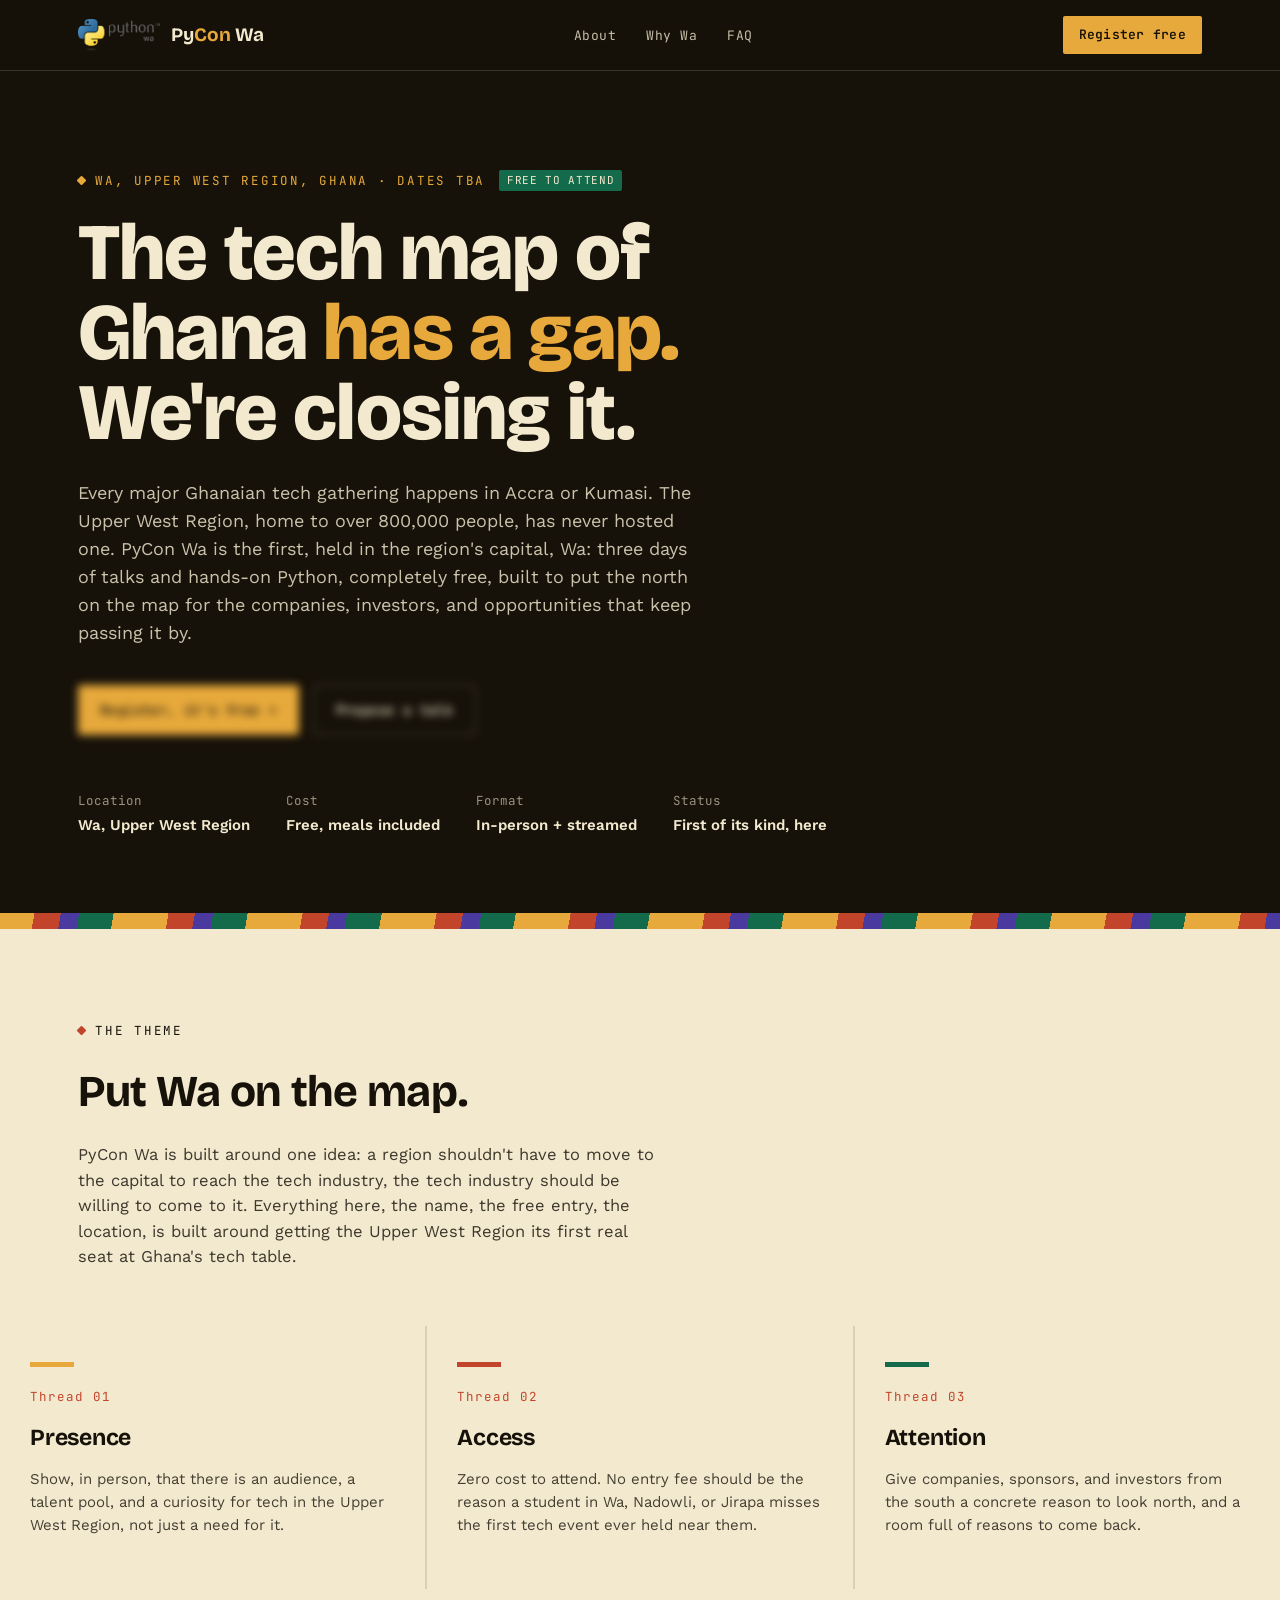
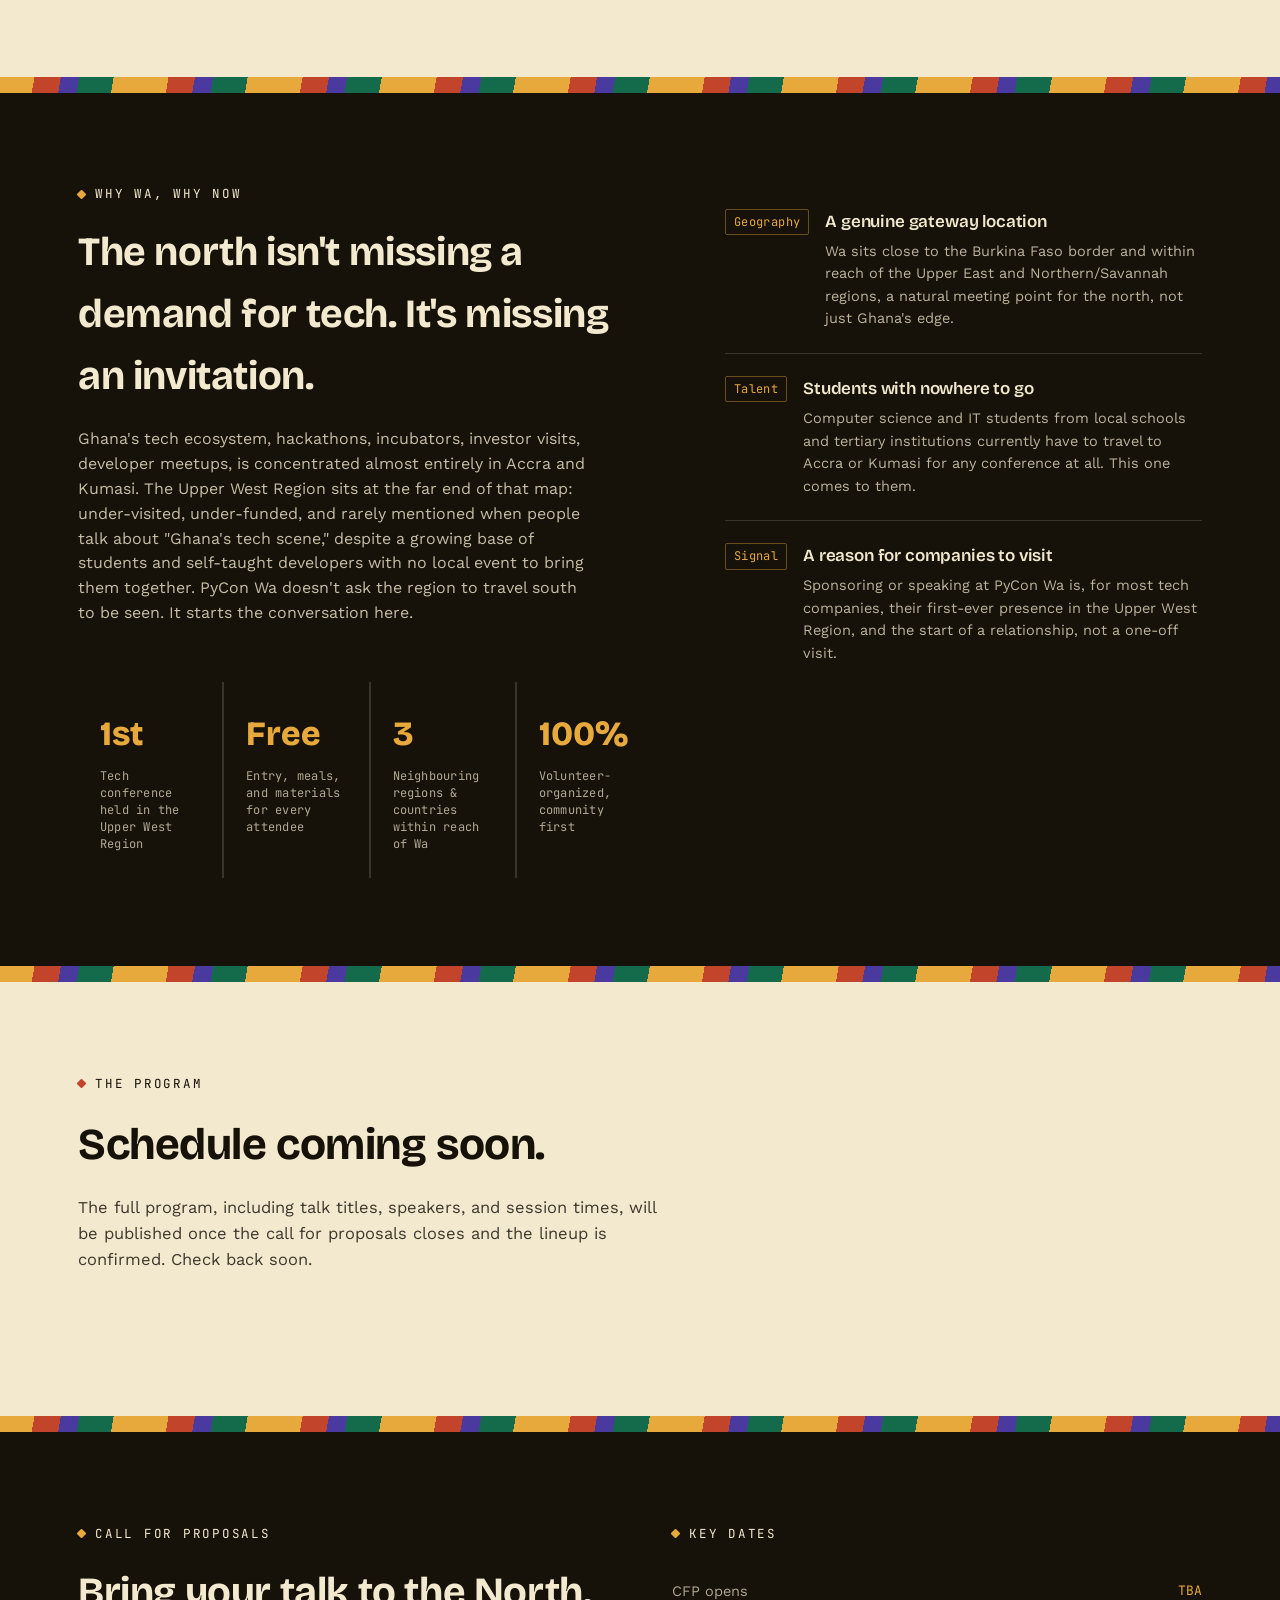
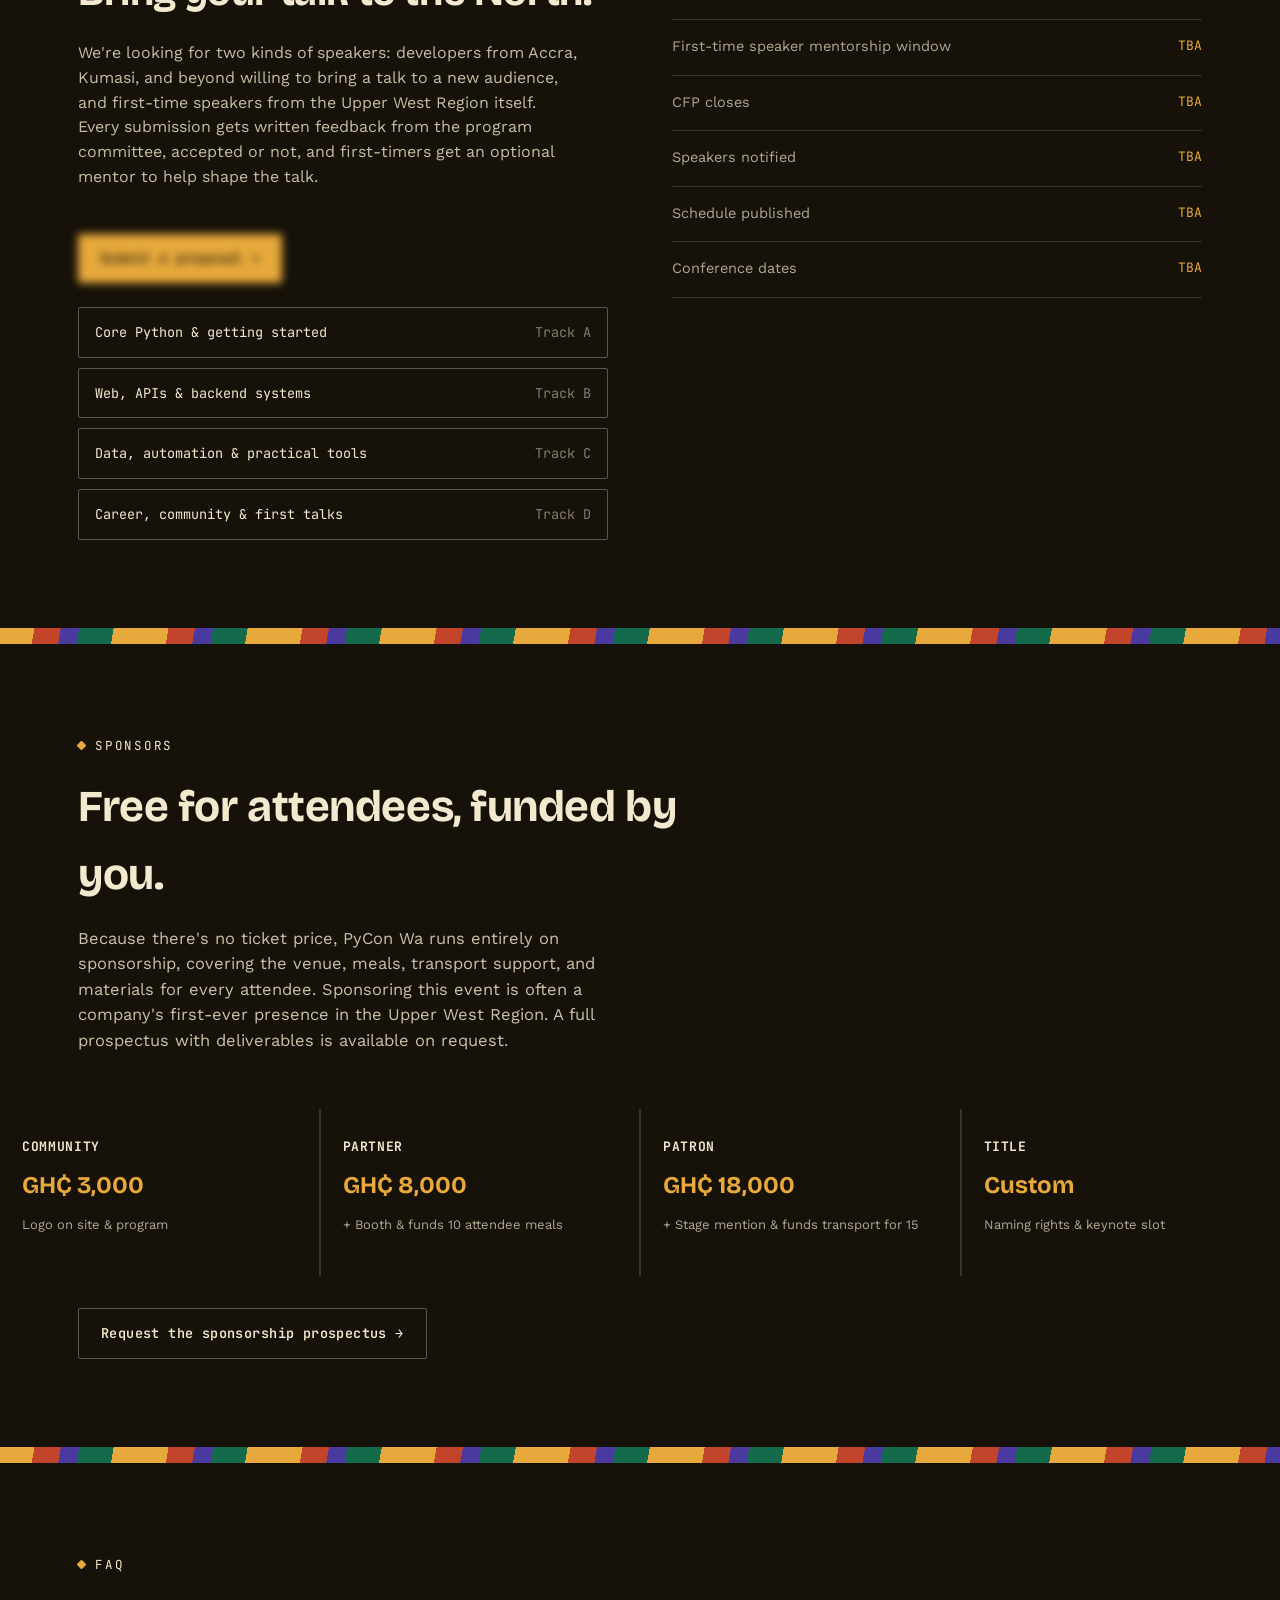
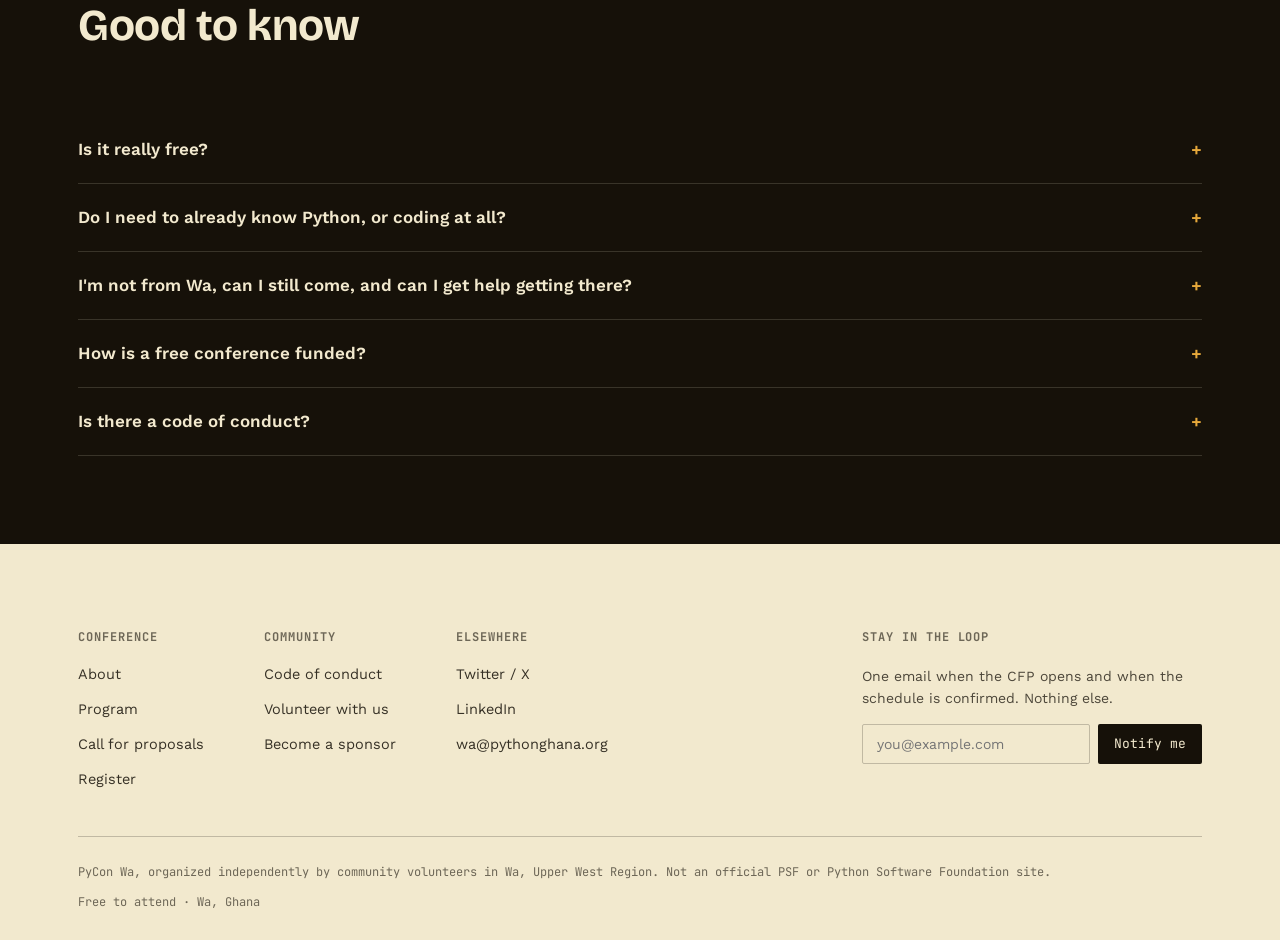
<file: src/index.html>
<!doctype html>
<html lang="en">
    <head>
        <meta charset="UTF-8" />
        <meta name="viewport" content="width=device-width, initial-scale=1.0" />
        <title>PyCon Wa 2027: Wa, Upper West Region, Ghana</title>
        <meta
            name="description"
            content="PyCon Wa, the first tech conference in Ghana's Upper West Region. Free to attend. Held in Wa."
        />
        <link rel="preconnect" href="https://fonts.googleapis.com" />
        <link rel="preconnect" href="https://fonts.gstatic.com" crossorigin />
        <link
            href="https://fonts.googleapis.com/css2?family=Bricolage+Grotesque:opsz,wght@12..96,400;12..96,500;12..96,600;12..96,700;12..96,800&family=Work+Sans:wght@400;500;600;700&family=JetBrains+Mono:wght@400;500;600&display=swap"
            rel="stylesheet"
        />
        <link rel="stylesheet" href="static/css/styles.css" />
    </head>
    <body>
        <header class="site">
            <nav>
                <a href="#" class="brand">
                    <img
                        src="static/images/pythonwa.avif"
                        alt="PyCon Wa logo"
                        class="brand-img"
                    />
                    <span class="brand-word">Py<em>Con</em> Wa</span>
                </a>
                <ul class="nav-links" id="navLinks">
                    <li><a href="#about">About</a></li>
                    <li><a href="#why-wa">Why Wa</a></li>
                    <!--<li><a href="#program">Program</a></li>-->
                    <!--<li><a href="#speak">Speak</a></li>-->
                    <!--<li><a href="#sponsors">Sponsors</a></li>-->
                    <li><a href="#faq">FAQ</a></li>
                </ul>
                <a href="#register" class="nav-cta">Register free</a>
                <button
                    class="nav-toggle"
                    id="navToggle"
                    aria-label="Toggle menu"
                    aria-expanded="false"
                >
                    <svg
                        viewBox="0 0 24 24"
                        fill="none"
                        stroke="currentColor"
                        stroke-width="2"
                    >
                        <path d="M4 7h16M4 12h16M4 17h16" />
                    </svg>
                </button>
            </nav>
        </header>

        <section class="hero dark">
            <div class="wrap">
                <div class="hero-kicker eyebrow">
                    Wa, Upper West Region, Ghana · Dates TBA
                    <span class="free-badge">Free to attend</span>
                </div>
                <h1>
                    The tech map of Ghana <span class="accent">has a gap.</span
                    ><br />We're closing it.
                </h1>
                <p class="hero-sub">
                    Every major Ghanaian tech gathering happens in Accra or
                    Kumasi. The Upper West Region, home to over 800,000 people,
                    has never hosted one. PyCon Wa is the first, held in the
                    region's capital, Wa: three days of talks and hands-on
                    Python, completely free, built to put the north on the map
                    for the companies, investors, and opportunities that keep
                    passing it by.
                </p>
                <div class="hero-actions">
                    <a href="#register" class="btn btn-primary" style="filter:blur(4px); pointer-events:none;"
                        >Register, it's free →</a
                    >
                    <a href="#speak" class="btn btn-ghost" style="filter:blur(4px); pointer-events:none;">Propose a talk</a>
                </div>
                <div class="hero-meta">
                    <div>Location <strong>Wa, Upper West Region</strong></div>
                    <div>Cost <strong>Free, meals included</strong></div>
                    <div>Format <strong>In-person + streamed</strong></div>
                    <div>Status <strong>First of its kind, here</strong></div>
                </div>
            </div>
        </section>

        <div class="weave"></div>

        <section class="light" id="about">
            <div class="wrap">
                <div class="section-head reveal">
                    <div class="eyebrow">The theme</div>
                    <h2>Put Wa on the map.</h2>
                    <p>
                        PyCon Wa is built around one idea: a region shouldn't
                        have to move to the capital to reach the tech industry,
                        the tech industry should be willing to come to it.
                        Everything here, the name, the free entry, the location,
                        is built around getting the Upper West Region its first
                        real seat at Ghana's tech table.
                    </p>
                </div>
                <!--<div class="name-note reveal">
      <span class="mark">About the name</span>
      <p><strong>On a lighter note, "Wa" is doing double duty.</strong> It's the standard shorthand for West Africa, but it's also, simply, the name of the city we're holding this in: <strong>Wa</strong>, capital of the Upper West Region. We didn't choose the acronym to fit the city. We chose the city because the acronym already fit.</p>
    </div>-->
            </div>
            <div class="threads" style="margin-top: 56px">
                <div class="thread reveal">
                    <div class="thread-bar"></div>
                    <div class="thread-num">Thread 01</div>
                    <h3>Presence</h3>
                    <p>
                        Show, in person, that there is an audience, a talent
                        pool, and a curiosity for tech in the Upper West Region,
                        not just a need for it.
                    </p>
                </div>
                <div class="thread reveal">
                    <div class="thread-bar"></div>
                    <div class="thread-num">Thread 02</div>
                    <h3>Access</h3>
                    <p>
                        Zero cost to attend. No entry fee should be the reason a
                        student in Wa, Nadowli, or Jirapa misses the first tech
                        event ever held near them.
                    </p>
                </div>
                <div class="thread reveal">
                    <div class="thread-bar"></div>
                    <div class="thread-num">Thread 03</div>
                    <h3>Attention</h3>
                    <p>
                        Give companies, sponsors, and investors from the south a
                        concrete reason to look north, and a room full of
                        reasons to come back.
                    </p>
                </div>
            </div>
        </section>

        <div class="weave"></div>

        <section class="dark" id="why-wa">
            <div class="wrap">
                <div class="why-grid">
                    <div class="reveal">
                        <div class="eyebrow">Why Wa, why now</div>
                        <h2
                            style="
                                font-size: clamp(28px, 3.6vw, 40px);
                                font-weight: 700;
                                margin-top: 16px;
                            "
                        >
                            The north isn't missing a demand for tech. It's
                            missing an invitation.
                        </h2>
                        <p
                            style="
                                margin-top: 20px;
                                opacity: 0.8;
                                max-width: 52ch;
                            "
                        >
                            Ghana's tech ecosystem, hackathons, incubators,
                            investor visits, developer meetups, is concentrated
                            almost entirely in Accra and Kumasi. The Upper West
                            Region sits at the far end of that map:
                            under-visited, under-funded, and rarely mentioned
                            when people talk about "Ghana's tech scene," despite
                            a growing base of students and self-taught
                            developers with no local event to bring them
                            together. PyCon Wa doesn't ask the region to travel
                            south to be seen. It starts the conversation here.
                        </p>
                        <div class="stat-row">
                            <div class="stat">
                                <div class="num">1st</div>
                                <div class="lbl">
                                    Tech conference held in the Upper West
                                    Region
                                </div>
                            </div>
                            <div class="stat">
                                <div class="num">Free</div>
                                <div class="lbl">
                                    Entry, meals, and materials for every
                                    attendee
                                </div>
                            </div>
                            <div class="stat">
                                <div class="num">3</div>
                                <div class="lbl">
                                    Neighbouring regions &amp; countries within
                                    reach of Wa
                                </div>
                            </div>
                            <div class="stat">
                                <div class="num">100%</div>
                                <div class="lbl">
                                    Volunteer-organized, community first
                                </div>
                            </div>
                        </div>
                    </div>
                    <ul class="why-list reveal">
                        <li>
                            <span class="why-tag">Geography</span>
                            <div>
                                <h4>A genuine gateway location</h4>
                                <p>
                                    Wa sits close to the Burkina Faso border and
                                    within reach of the Upper East and
                                    Northern/Savannah regions, a natural meeting
                                    point for the north, not just Ghana's edge.
                                </p>
                            </div>
                        </li>
                        <li>
                            <span class="why-tag">Talent</span>
                            <div>
                                <h4>Students with nowhere to go</h4>
                                <p>
                                    Computer science and IT students from local
                                    schools and tertiary institutions currently
                                    have to travel to Accra or Kumasi for any
                                    conference at all. This one comes to them.
                                </p>
                            </div>
                        </li>
                        <li>
                            <span class="why-tag">Signal</span>
                            <div>
                                <h4>A reason for companies to visit</h4>
                                <p>
                                    Sponsoring or speaking at PyCon Wa is, for
                                    most tech companies, their first-ever
                                    presence in the Upper West Region, and the
                                    start of a relationship, not a one-off
                                    visit.
                                </p>
                            </div>
                        </li>
                    </ul>
                </div>
            </div>
        </section>

        <div id="schedule-include"></div>

        <div id="speakers-include"></div>

        <div class="weave" style="display: none"></div>

        <section class="light" id="register" style="display: none">
            <div class="wrap">
                <div class="register-grid">
                    <div class="register-side reveal">
                        <div class="eyebrow">Registration</div>
                        <h2
                            style="
                                font-size: clamp(28px, 3.6vw, 40px);
                                font-weight: 700;
                                margin-top: 16px;
                            "
                        >
                            Free. On purpose.
                        </h2>
                        <p
                            style="
                                margin-top: 18px;
                                opacity: 0.82;
                                font-size: 16px;
                            "
                        >
                            This is the first tech conference the Upper West
                            Region has ever hosted, and for a lot of attendees
                            it'll be their first conference of any kind. A price
                            tag, even a small one, is exactly the kind of
                            barrier that keeps events like this from reaching
                            the people who'd benefit most. So there isn't one.
                        </p>
                        <div class="free-line">
                            ✕ &nbsp; No entry fee, no hidden cost
                        </div>
                        <ul>
                            <li>
                                Full access to both days, all talks and
                                workshops
                            </li>
                            <li>Lunch and refreshments included</li>
                            <li>
                                Limited transport support for attendees from
                                outside Wa
                            </li>
                            <li>
                                Priority given to students and first-time
                                conference-goers
                            </li>
                        </ul>
                    </div>

                    <div class="form-card reveal">
                        <h3>Reserve your seat</h3>
                        <p class="sub">
                            Registration is free; this just helps us plan seats,
                            meals, and transport support accurately.
                        </p>
                        <form
                            id="regForm"
                            action="https://formspree.io/f/xbgrzzzg"
                            method="POST"
                        >
                            <div class="form-row">
                                <div class="field">
                                    <label for="fullName">Full name</label>
                                    <input
                                        type="text"
                                        id="fullName"
                                        name="fullName"
                                        required
                                    />
                                </div>
                                <div class="field">
                                    <label for="email">Email address</label>
                                    <input
                                        type="email"
                                        id="email"
                                        name="email"
                                        required
                                    />
                                </div>
                            </div>
                            <div class="form-row">
                                <div class="field">
                                    <label for="phone">Phone number</label>
                                    <input
                                        type="tel"
                                        id="phone"
                                        name="phone"
                                        placeholder="Optional"
                                    />
                                </div>
                                <div class="field">
                                    <label for="travelFrom"
                                        >Travelling from</label
                                    >
                                    <input
                                        type="text"
                                        id="travelFrom"
                                        name="travelFrom"
                                        placeholder="e.g. Wa, Jirapa, Tamale, Accra"
                                    />
                                </div>
                            </div>
                            <div class="form-row">
                                <div class="field">
                                    <label for="role">I am a</label>
                                    <select id="role" name="role" required>
                                        <option value="">Select one</option>
                                        <option>Student</option>
                                        <option>Developer / engineer</option>
                                        <option>Educator</option>
                                        <option>
                                            Entrepreneur / business owner
                                        </option>
                                        <option>Career changer</option>
                                        <option>Other</option>
                                    </select>
                                </div>
                                <div class="field">
                                    <label for="experience"
                                        >Python experience</label
                                    >
                                    <select id="experience" name="experience">
                                        <option value="">Select one</option>
                                        <option>Complete beginner</option>
                                        <option>Some experience</option>
                                        <option>
                                            Comfortable / professional
                                        </option>
                                    </select>
                                </div>
                            </div>
                            <div class="form-row single">
                                <div class="field">
                                    <label for="notes"
                                        >Anything we should know?</label
                                    >
                                    <textarea
                                        id="notes"
                                        name="notes"
                                        placeholder="Dietary needs, accessibility needs, or questions"
                                    ></textarea>
                                </div>
                            </div>
                            <div class="checkbox-field">
                                <input
                                    type="checkbox"
                                    id="transportHelp"
                                    name="transportHelp"
                                />
                                <label for="transportHelp"
                                    >I'd like to be considered for transport
                                    support to reach Wa.</label
                                >
                            </div>
                            <button
                                type="submit"
                                class="btn btn-primary form-submit"
                            >
                                Register, free →
                            </button>
                            <p class="form-note">
                                You'll get a confirmation email once your spot
                                is reserved.
                            </p>
                            <div id="formStatus"></div>
                        </form>
                    </div>
                </div>
            </div>
        </section>

        <div id="sponsors-include"></div>

        <!--<div class="weave"></div>-->

        <!--<section class="light" id="venue">
            <div class="wrap">
                <div class="section-head reveal">
                    <div class="eyebrow">Venue & getting to Wa</div>
                    <h2>All roads, and one runway, lead here.</h2>
                </div>
            </div>
            <div class="venue-grid">
                <div class="venue-card reveal">
                    <h3>Venue</h3>
                    <p>
                        A central venue in Wa, confirmed closer to the event and
                        chosen for easy access from the main bus terminal and
                        nearby schools. Full address and a map go here once
                        booked.
                    </p>
                </div>
                <div class="venue-card reveal">
                    <h3>Getting here</h3>
                    <p>
                        Wa is reachable by long-distance bus from Accra, Kumasi,
                        and Tamale, and by domestic flight when scheduled. Exact
                        routes and timetables will be posted here closer to the
                        date.
                    </p>
                </div>
                <div class="venue-card reveal">
                    <h3>Transport support</h3>
                    <p>
                        A limited fund covers transport for attendees traveling
                        from districts across the Upper West Region and
                        neighbouring areas, flag this when you register.
                    </p>
                </div>
                <div class="venue-card reveal">
                    <h3>Accessibility</h3>
                    <p>
                        Step-free access and a quiet room on-site. Tell us what
                        you need in your registration and we'll plan around it.
                    </p>
                </div>
            </div>
        </section>-->

        <div class="weave"></div>

        <section class="dark" id="faq">
            <div class="wrap">
                <div class="section-head reveal">
                    <div class="eyebrow">FAQ</div>
                    <h2>Good to know</h2>
                </div>
                <div id="faqList">
                    <div class="faq-item reveal">
                        <button class="faq-q">
                            Is it really free? <span class="plus">+</span>
                        </button>
                        <div class="faq-a">
                            <p>
                                Yes, entry, meals, and materials are free for
                                every attendee. This is the first tech event of
                                its kind in the Upper West Region, and a cost
                                barrier is exactly what we're trying to remove.
                                The event runs entirely on sponsorship.
                            </p>
                        </div>
                    </div>
                    <div class="faq-item reveal">
                        <button class="faq-q">
                            Do I need to already know Python, or coding at all?
                            <span class="plus">+</span>
                        </button>
                        <div class="faq-a">
                            <p>
                                No. The beginner track assumes no prior
                                programming experience, and laptops will be
                                available on-site for attendees who don't have
                                one, just let us know when you register.
                            </p>
                        </div>
                    </div>
                    <div class="faq-item reveal">
                        <button class="faq-q">
                            I'm not from Wa, can I still come, and can I get
                            help getting there? <span class="plus">+</span>
                        </button>
                        <div class="faq-a">
                            <p>
                                Absolutely, attendees from anywhere are welcome,
                                and priority for transport support goes to those
                                travelling from districts across the Upper West
                                Region and nearby areas. Flag it on the
                                registration form.
                            </p>
                        </div>
                    </div>
                    <div class="faq-item reveal">
                        <button class="faq-q">
                            How is a free conference funded?
                            <span class="plus">+</span>
                        </button>
                        <div class="faq-a">
                            <p>
                                Entirely through sponsorship. Companies and
                                organizations fund the venue, meals, and
                                transport support; see the Sponsors section
                                above for how to get involved.
                            </p>
                        </div>
                    </div>
                    <div class="faq-item reveal">
                        <button class="faq-q">
                            Is there a code of conduct?
                            <span class="plus">+</span>
                        </button>
                        <div class="faq-a">
                            <p>
                                Yes, every attendee, speaker, sponsor, and
                                organizer agrees to it. It's linked in the
                                footer and enforced by a named response team at
                                the event.
                            </p>
                        </div>
                    </div>
                </div>
            </div>
        </section>

        <footer>
            <div class="wrap">
                <div class="footer-top">
                    <div class="footer-cols">
                        <div class="footer-col">
                            <h5>Conference</h5>
                            <ul>
                                <li><a href="#about">About</a></li>
                                <li><a href="#program">Program</a></li>
                                <li><a href="#speak">Call for proposals</a></li>
                                <li><a href="#register">Register</a></li>
                            </ul>
                        </div>
                        <div class="footer-col">
                            <h5>Community</h5>
                            <ul>
                                <li><a href="#">Code of conduct</a></li>
                                <li><a href="#">Volunteer with us</a></li>
                                <li>
                                    <a href="#sponsors">Become a sponsor</a>
                                </li>
                            </ul>
                        </div>
                        <div class="footer-col">
                            <h5>Elsewhere</h5>
                            <ul>
                                <li><a href="#">Twitter / X</a></li>
                                <li>
                                    <a
                                        href="https://www.linkedin.com/company/python-wa/"
                                        target="_blank"
                                        rel="noopener"
                                        >LinkedIn</a
                                    >
                                </li>
                                <li>
                                    <a href="wa@pythonghana.org"
                                        >wa@pythonghana.org</a
                                    >
                                </li>
                            </ul>
                        </div>
                    </div>
                    <div class="newsletter">
                        <h5
                            style="
                                font-family: var(--mono);
                                font-size: 12px;
                                letter-spacing: 0.08em;
                                text-transform: uppercase;
                                opacity: 0.6;
                            "
                        >
                            Stay in the loop
                        </h5>
                        <p
                            style="
                                font-size: 14px;
                                opacity: 0.75;
                                margin-top: 8px;
                            "
                        >
                            One email when the CFP opens and when the schedule
                            is confirmed. Nothing else.
                        </p>
                        <form
                            id="newsletterForm"
                            action="https://formspree.io/f/moeakpvr"
                            method="post"
                        >
                            <input
                                type="email"
                                placeholder="you@example.com"
                                required
                            />
                            <button type="submit">Notify me</button>
                        </form>
                    </div>
                </div>
                <div class="footer-bottom">
                    <span
                        >PyCon Wa, organized independently by community
                        volunteers in Wa, Upper West Region. Not an official PSF
                        or Python Software Foundation site.</span
                    >
                    <span>Free to attend · Wa, Ghana</span>
                </div>
            </div>
        </footer>

        <script src="static/js/main.js" defer></script>
    </body>
</html>
</file>
<file: src/static/css/styles.css>
:root{
  --ink:#161109;
  --ink-soft:#231a10;
  --paper:#F2E9CE;
  --paper-line: rgba(22,17,9,0.12);
  --paper-line-strong: rgba(22,17,9,0.22);
  --cream-line: rgba(242,233,206,0.16);
  --cream-line-strong: rgba(242,233,206,0.32);
  --gold:#E7A93B;
  --rust:#C2452B;
  --teal:#146B4B;
  --indigo:#4A3AA0;
  --max: 1180px;
  --display: 'Bricolage Grotesque', system-ui, sans-serif;
  --body: 'Work Sans', system-ui, sans-serif;
  --mono: 'JetBrains Mono', ui-monospace, monospace;
}

*{box-sizing:border-box;}
html{scroll-behavior:smooth;}
body{
  margin:0;
  background:var(--ink);
  color:var(--paper);
  font-family:var(--body);
  font-size:16px;
  line-height:1.55;
  -webkit-font-smoothing:antialiased;
}
@media (prefers-reduced-motion: reduce){
  html{scroll-behavior:auto;}
  *{animation-duration:0.001ms !important; transition-duration:0.001ms !important;}
}

img,svg{display:block; max-width:100%;}
a{color:inherit;}
.wrap{max-width:var(--max); margin:0 auto; padding:0 28px;}

h1,h2,h3,h4{font-family:var(--display); margin:0; letter-spacing:-0.01em;}
.eyebrow{
  font-family:var(--mono);
  font-size:12.5px;
  letter-spacing:0.14em;
  text-transform:uppercase;
  display:inline-flex;
  align-items:center;
  gap:10px;
}
.eyebrow::before{
  content:"";
  width:7px; height:7px;
  background:var(--gold);
  border-radius:1px;
  transform:rotate(45deg);
  flex:none;
}

/* ---------- weave stripe divider ---------- */
.weave{
  height:16px;
  width:100%;
  background:repeating-linear-gradient(
    100deg,
    var(--gold) 0 34px,
    var(--rust) 34px 60px,
    var(--indigo) 60px 78px,
    var(--teal) 78px 112px,
    var(--gold) 112px 132px
  );
  background-size:220% 100%;
}

/* ---------- nav ---------- */
header.site{
  position:sticky; top:0; z-index:50;
  background:rgba(22,17,9,0.92);
  backdrop-filter: blur(8px);
  border-bottom:1px solid var(--cream-line);
}
nav{
  max-width:var(--max); margin:0 auto; padding:16px 28px;
  display:flex; align-items:center; justify-content:space-between;
}
.brand{display:flex; align-items:center; gap:11px; text-decoration:none;}
.brand-img{height:32px; width:auto; border-radius:2px;}
.brand-word{font-family:var(--display); font-weight:700; font-size:19px; color:var(--paper);}
.brand-word em{font-style:normal; color:var(--gold);}

.nav-links{display:flex; gap:30px; list-style:none; margin:0; padding:0;}
.nav-links a{
  font-family:var(--mono); font-size:13px; text-decoration:none;
  letter-spacing:0.04em; color:var(--paper); opacity:0.8;
  padding-bottom:3px; border-bottom:1px solid transparent;
  transition:opacity 0.15s, border-color 0.15s;
}
.nav-links a:hover{opacity:1; border-color:var(--gold);}
.nav-cta{
  font-family:var(--mono); font-size:13px; text-decoration:none;
  background:var(--gold); color:var(--ink); padding:9px 16px;
  border-radius:2px; font-weight:600; letter-spacing:0.02em;
  transition:transform 0.15s, background 0.15s;
  white-space:nowrap;
}
.nav-cta:hover{background:#f0bb5c;}
.nav-toggle{display:none; background:none; border:0; color:var(--paper); cursor:pointer; padding:6px;}
.nav-toggle svg{width:24px; height:24px;}

@media (max-width: 900px){
  .nav-links{
    position:fixed; top:65px; left:0; right:0; bottom:0;
    background:var(--ink); flex-direction:column; gap:0;
    padding:10px 28px 28px; transform:translateY(-8px); opacity:0; pointer-events:none;
    transition:opacity 0.2s, transform 0.2s;
  }
  .nav-links.open{opacity:1; transform:translateY(0); pointer-events:auto;}
  .nav-links a{padding:16px 0; border-bottom:1px solid var(--cream-line); width:100%;}
  .nav-cta{display:none;}
  .nav-toggle{display:block;}
}

/* ---------- hero ---------- */
.hero{
  padding:96px 0 76px;
  position:relative;
  overflow:hidden;
}
.hero .wrap{position:relative; z-index:2;}
.hero-kicker{color:var(--gold); margin-bottom:22px; flex-wrap:wrap;}
.free-badge{
  font-family:var(--mono); font-size:11px; letter-spacing:0.06em;
  background:var(--teal); color:var(--paper); padding:2px 8px; border-radius:2px;
  margin-left:4px;
}
.hero h1{
  font-size:clamp(40px, 6.6vw, 80px);
  font-weight:800;
  line-height:1.0;
  max-width:15ch;
}
.hero h1 .accent{color:var(--gold);}
.hero-sub{
  max-width:56ch; font-size:18px; color:rgba(242,233,206,0.82);
  margin-top:26px;
}
.hero-actions{display:flex; gap:14px; margin-top:38px; flex-wrap:wrap;}
.btn{
  font-family:var(--mono); font-size:13.5px; letter-spacing:0.03em;
  padding:14px 22px; border-radius:2px; text-decoration:none;
  display:inline-flex; align-items:center; gap:8px; font-weight:600;
  transition:transform 0.15s, box-shadow 0.15s; border:none; cursor:pointer;
}
.btn:hover{transform:translateY(-2px);}
.btn-primary{background:var(--gold); color:var(--ink);}
.btn-primary:hover{box-shadow:0 6px 0 0 rgba(231,169,59,0.28);}
.btn-ghost{background:transparent; color:var(--paper); border:1px solid var(--cream-line-strong);}
.btn-ghost:hover{border-color:var(--gold); box-shadow:0 6px 0 0 rgba(242,233,206,0.06);}

.hero-meta{
  margin-top:56px; display:flex; gap:36px; flex-wrap:wrap;
  font-family:var(--mono); font-size:12.5px; color:rgba(242,233,206,0.6);
}
.hero-meta strong{display:block; color:var(--paper); font-size:15px; font-family:var(--body); font-weight:600; margin-top:3px;}

/* ---------- section shells ---------- */
section{padding:88px 0;}
section.dark{background:var(--ink);}
section.light{background:var(--paper); color:var(--ink);}
.light .eyebrow::before{background:var(--rust);}
.light a{color:var(--ink);}

.section-head{max-width:660px; margin-bottom:56px;}
.section-head h2{font-size:clamp(30px,4vw,44px); font-weight:700; margin-top:16px;}
.section-head p{margin-top:16px; font-size:16.5px; opacity:0.82; max-width:58ch;}

/* ---------- name-note callout ---------- */
.name-note{
  display:flex; gap:16px; align-items:flex-start; margin-top:36px;
  padding:22px 24px; border:1px solid var(--cream-line-strong); border-radius:3px; max-width:640px;
}
.light .name-note{border-color:var(--paper-line-strong);}
.name-note .mark{font-family:var(--mono); font-size:12px; color:var(--gold); border:1px solid var(--gold); padding:3px 7px; border-radius:2px; flex:none;}
.name-note p{margin:0; font-size:14.5px; opacity:0.85;}

/* ---------- about / threads ---------- */
.threads{display:grid; grid-template-columns:repeat(3,1fr); gap:2px; background:var(--paper-line);}
.thread{background:var(--paper); padding:36px 30px;}
.thread-num{font-family:var(--mono); font-size:12.5px; color:var(--rust); letter-spacing:0.08em;}
.thread h3{font-size:23px; margin-top:14px; font-weight:700;}
.thread p{margin-top:12px; font-size:15px; opacity:0.78;}
.thread-bar{height:5px; width:44px; margin-bottom:20px;}
.thread:nth-child(1) .thread-bar{background:var(--gold);}
.thread:nth-child(2) .thread-bar{background:var(--rust);}
.thread:nth-child(3) .thread-bar{background:var(--teal);}

@media (max-width:760px){ .threads{grid-template-columns:1fr;} }

/* ---------- stat row ---------- */
.stat-row{display:grid; grid-template-columns:repeat(4,1fr); gap:2px; background:var(--cream-line); margin-top:56px;}
.stat{background:var(--ink); padding:26px 22px;}
.stat .num{font-family:var(--display); font-size:34px; font-weight:800; color:var(--gold);}
.stat .lbl{font-family:var(--mono); font-size:12px; opacity:0.7; margin-top:8px; letter-spacing:0.02em; line-height:1.4;}
@media (max-width:860px){ .stat-row{grid-template-columns:repeat(2,1fr);} }

/* ---------- why grid ---------- */
.why-grid{display:grid; grid-template-columns:1.1fr 0.9fr; gap:64px; align-items:start;}
.why-list{list-style:none; margin:28px 0 0; padding:0; display:flex; flex-direction:column; gap:22px;}
.why-list li{
  display:flex; gap:16px; padding-bottom:22px;
  border-bottom:1px solid var(--cream-line);
}
.why-list li:last-child{border-bottom:0;}
.why-tag{
  font-family:var(--mono); font-size:12px; color:var(--gold);
  border:1px solid rgba(231,169,59,0.4); border-radius:2px;
  padding:3px 8px; height:fit-content; white-space:nowrap; letter-spacing:0.03em;
}
.why-list h4{font-size:17px; font-weight:600;}
.why-list p{margin:6px 0 0; font-size:14.5px; opacity:0.75;}
@media (max-width:860px){ .why-grid{grid-template-columns:1fr;} }

/* ---------- program ---------- */
.tabs{display:flex; gap:0; border-bottom:1px solid var(--paper-line-strong); margin-bottom:2px;}
.tab{
  font-family:var(--mono); font-size:13.5px; padding:14px 22px;
  background:none; border:0; border-bottom:2px solid transparent;
  cursor:pointer; color:var(--ink); opacity:0.55; letter-spacing:0.03em;
}
.tab.active{opacity:1; border-color:var(--rust); font-weight:600;}
.day{display:none;}
.day.active{display:block;}
.slot{
  display:grid; grid-template-columns:120px 1fr 160px;
  gap:18px; padding:20px 0; border-bottom:1px solid var(--paper-line);
  align-items:baseline;
}
.slot-time{font-family:var(--mono); font-size:13px; opacity:0.6;}
.slot-title{font-weight:600; font-size:16px;}
.slot-desc{font-size:14px; opacity:0.7; margin-top:4px; font-weight:400;}
.slot-track{
  font-family:var(--mono); font-size:11.5px; text-align:right;
  letter-spacing:0.05em; opacity:0.65; text-transform:uppercase;
}
@media (max-width:700px){
  .slot{grid-template-columns:1fr; gap:6px;}
  .slot-track{text-align:left;}
}

/* ---------- CFP ---------- */
.cfp-grid{display:grid; grid-template-columns:1fr 1fr; gap:64px;}
.track-list{list-style:none; margin:24px 0 0; padding:0; display:grid; gap:10px;}
.track-list li{
  font-family:var(--mono); font-size:13.5px; padding:14px 16px;
  border:1px solid var(--cream-line-strong); border-radius:2px;
  display:flex; justify-content:space-between; align-items:center;
}
.dates{list-style:none; margin:0; padding:0;}
.dates li{
  display:flex; justify-content:space-between; padding:16px 0;
  border-bottom:1px solid var(--cream-line); font-size:14.5px;
}
.dates li span:first-child{opacity:0.7;}
.dates li span:last-child{font-family:var(--mono); color:var(--gold); font-size:13px;}
@media (max-width:860px){ .cfp-grid{grid-template-columns:1fr;} }

/* ---------- register ---------- */
.register-grid{display:grid; grid-template-columns:0.85fr 1.15fr; gap:56px; align-items:start;}
.register-side .free-line{
  display:inline-flex; align-items:center; gap:10px; font-family:var(--mono);
  font-size:13px; background:var(--ink); color:var(--paper); padding:10px 16px; border-radius:2px; margin-top:22px;
}
.register-side ul{list-style:none; margin:28px 0 0; padding:0; display:flex; flex-direction:column; gap:14px;}
.register-side ul li{display:flex; gap:12px; font-size:14.5px; opacity:0.85;}
.register-side ul li::before{content:"—"; opacity:0.4; flex:none;}

.form-card{
  background:var(--ink); color:var(--paper); border-radius:4px; padding:38px 34px;
}
.form-card h3{font-size:20px; font-weight:700;}
.form-card .sub{font-size:13.5px; opacity:0.65; margin-top:8px;}
.form-row{display:grid; grid-template-columns:1fr 1fr; gap:16px; margin-top:22px;}
.form-row.single{grid-template-columns:1fr;}
.field{display:flex; flex-direction:column; gap:7px;}
.field label{font-family:var(--mono); font-size:11.5px; letter-spacing:0.04em; text-transform:uppercase; opacity:0.65;}
.field input, .field select, .field textarea{
  background:var(--ink-soft); border:1px solid var(--cream-line-strong); color:var(--paper);
  padding:12px 14px; border-radius:2px; font-family:var(--body); font-size:14.5px;
}
.field input:focus, .field select:focus, .field textarea:focus{
  outline:none; border-color:var(--gold);
}
.field textarea{resize:vertical; min-height:70px;}
.checkbox-field{display:flex; align-items:flex-start; gap:10px; margin-top:22px;}
.checkbox-field input{margin-top:3px;}
.checkbox-field label{font-size:13.5px; opacity:0.85; line-height:1.5;}
.form-submit{margin-top:28px; width:100%; justify-content:center;}
.form-note{font-family:var(--mono); font-size:11.5px; opacity:0.5; margin-top:16px; text-align:center;}
#formStatus{margin-top:18px; font-size:14px; font-family:var(--mono); display:none;}
#formStatus.show{display:block;}
@media (max-width:900px){
  .register-grid{grid-template-columns:1fr;}
  .form-row{grid-template-columns:1fr;}
}

/* ---------- sponsors ---------- */
.sponsor-tiers{display:grid; grid-template-columns:repeat(4,1fr); gap:2px; background:var(--cream-line);}
.sponsor-tier{background:var(--ink); padding:28px 22px;}
.sponsor-tier h4{font-family:var(--mono); font-size:13px; letter-spacing:0.05em; text-transform:uppercase;}
.sponsor-tier .amt{font-family:var(--display); font-size:24px; font-weight:700; margin-top:10px; color:var(--gold);}
.sponsor-tier p{font-size:13px; opacity:0.7; margin-top:10px;}
@media (max-width:860px){ .sponsor-tiers{grid-template-columns:repeat(2,1fr);} }
@media (max-width:520px){ .sponsor-tiers{grid-template-columns:1fr;} }

/* ---------- venue ---------- */
.venue-grid{display:grid; grid-template-columns:1fr 1fr; gap:2px; background:var(--paper-line);}
.venue-card{background:var(--paper); padding:32px 30px;}
.venue-card h3{font-size:19px; font-weight:700;}
.venue-card p{margin-top:10px; font-size:14.5px; opacity:0.78;}
@media (max-width:760px){ .venue-grid{grid-template-columns:1fr;} }

/* ---------- faq ---------- */
.faq-item{border-bottom:1px solid var(--cream-line);}
.faq-q{
  width:100%; text-align:left; background:none; border:0; color:var(--paper);
  padding:22px 0; font-family:var(--body); font-size:17px; font-weight:600;
  display:flex; justify-content:space-between; align-items:center; cursor:pointer; gap:20px;
}
.faq-q .plus{font-family:var(--mono); font-size:18px; color:var(--gold); transition:transform 0.2s; flex:none;}
.faq-item.open .plus{transform:rotate(45deg);}
.faq-a{max-height:0; overflow:hidden; transition:max-height 0.25s ease;}
.faq-a p{padding:0 0 22px; font-size:14.5px; opacity:0.78; max-width:65ch;}

/* ---------- footer ---------- */
footer{background:var(--paper); color:var(--ink); padding:64px 0 28px;}
.footer-top{
  display:flex; justify-content:space-between; gap:40px; flex-wrap:wrap;
  padding-bottom:44px; border-bottom:1px solid var(--paper-line-strong);
}
.footer-cols{display:flex; gap:60px; flex-wrap:wrap;}
.footer-col h5{font-family:var(--mono); font-size:12px; letter-spacing:0.08em; text-transform:uppercase; opacity:0.6; margin-bottom:16px;}
.footer-col ul{list-style:none; margin:0; padding:0; display:flex; flex-direction:column; gap:10px;}
.footer-col a{text-decoration:none; font-size:14.5px; opacity:0.85;}
.footer-col a:hover{opacity:1; text-decoration:underline;}
.footer-bottom{
  display:flex; justify-content:space-between; align-items:center;
  padding-top:26px; flex-wrap:wrap; gap:12px;
  font-family:var(--mono); font-size:12px; opacity:0.6;
}
.newsletter{max-width:340px;}
.newsletter form{display:flex; gap:8px; margin-top:14px;}
.newsletter input{
  flex:1; padding:11px 14px; border:1px solid var(--paper-line-strong);
  background:transparent; border-radius:2px; font-family:var(--body); font-size:14px; color:var(--ink);
}
.newsletter button{
  background:var(--ink); color:var(--paper); border:0; padding:11px 16px;
  border-radius:2px; font-family:var(--mono); font-size:13px; cursor:pointer;
}

/* reveal on scroll */
.reveal{opacity:0; transform:translateY(16px); transition:opacity 0.6s ease, transform 0.6s ease;}
.reveal.in{opacity:1; transform:translateY(0);}
</file>
